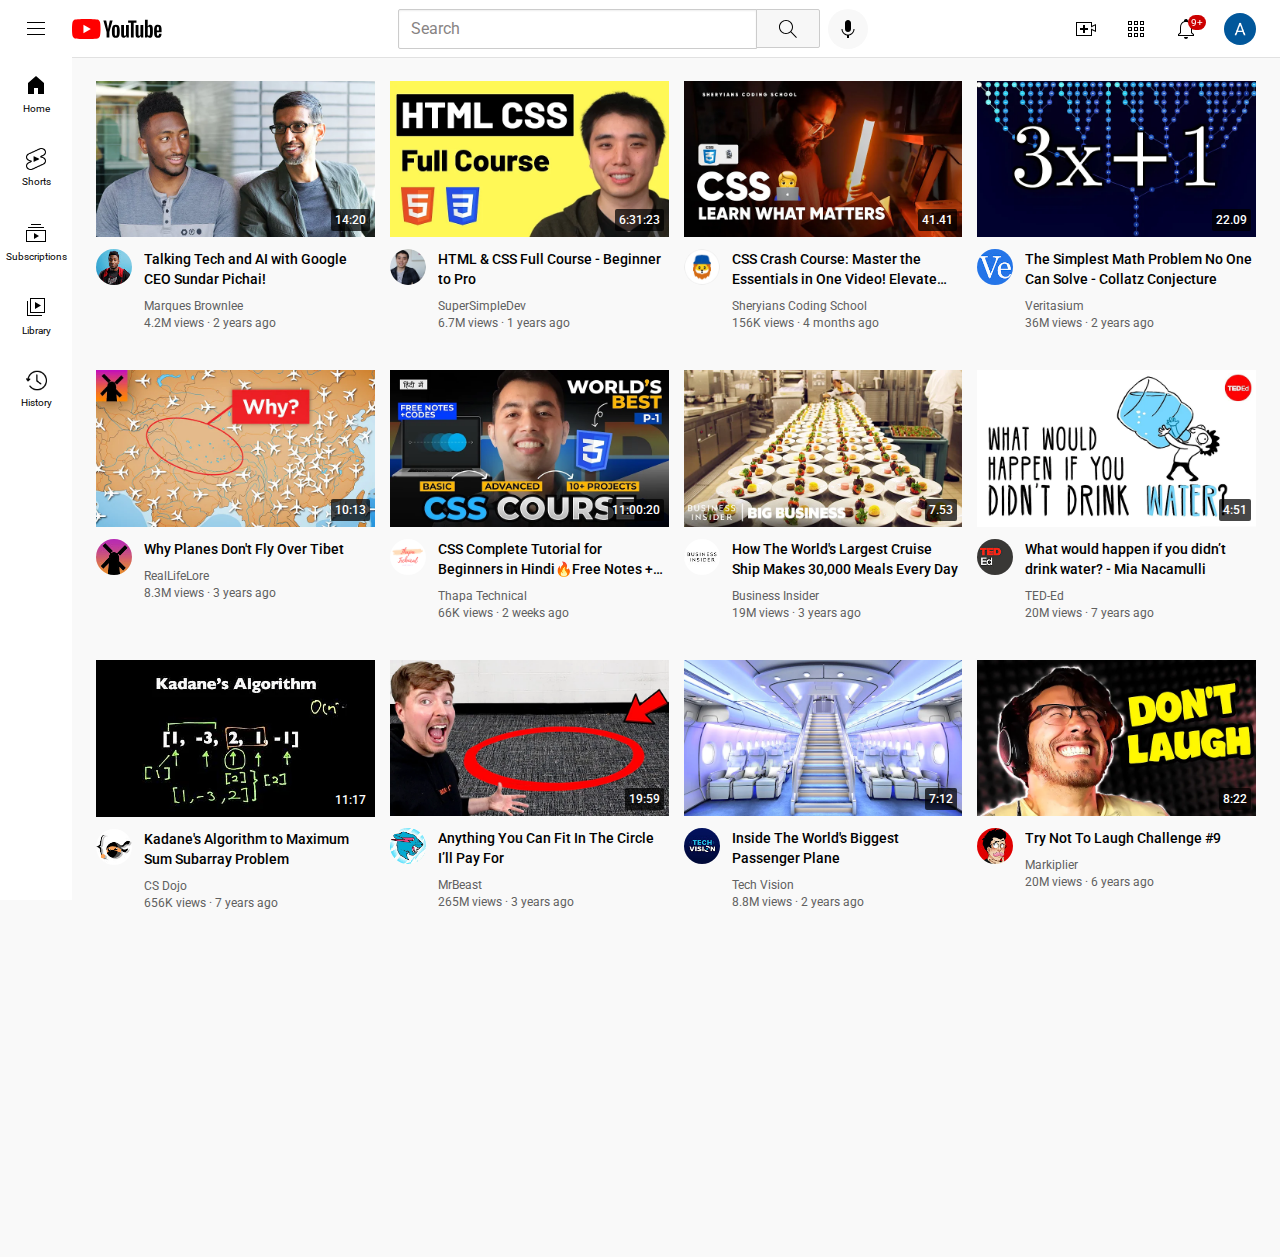
<file: index.html>
<!DOCTYPE html>
<html lang="en">
<head>
    <meta charset="UTF-8">
    <meta name="viewport" content="width=device-width, initial-scale=1.0">
    <title>Youtube</title>
    <link rel="stylesheet" href="/styles/general.css">
    <link rel="stylesheet" href="/styles/video.css">
    <link rel="stylesheet" href="/styles/header.css">
    <link rel="stylesheet" href="/styles/sidebar.css">
</head>
<body>
    <header>
        
        <div class="left-sec">
            <img src="/icons/hamburger-menu.svg" alt="hamburger-menu" id="hamburger-menu">
            <img src="/icons/youtube-logo.svg" alt="youtube-logo" id="youtube-logo">
        </div>
        <div class="middle-sec">
               <input type="text" placeholder="Search" class="search-bar">
               <button id="search-button"><img src="/icons/search.svg" alt="search" id="search"><div class="tooltip">Search</div></button>
               <button id="voice-search-button"><img src="/icons/voice-search-icon.svg" alt="voice-search" id="voice-search"><div class="tooltip">Search with your voice</div></button>
        </div>
        <div class="right-sec">
            <div class="upload-icon-container">
               <img src="/icons/upload.svg" alt="upload" id="upload">
               <div class="tooltip">Create</div>
            </div>
            <div class="youtubeapps-container">
             <img src="/icons/youtube-apps.svg" alt="youtube-apps" id="youtube-apps">
             <div class="tooltip">Youtube apps</div>
            </div>
            <div class="notification-box">
                <img src="/icons/notifications.svg" alt="notifications" id="notifications">
                <div class="notifications-count">9+</div>
                <div class="tooltip">Notifications</div>
            </div>
            <img src="/dp/myprofile.png" alt="myprofile" id="myprofile">
        </div>

    </header>

    <nav>
           <div class="sidebar-link">
            <img src="/icons/home.svg" alt="home" id="home">
             <p class="link-name">Home</p>
           </div>
           <div class="sidebar-link">
            <img src="/icons/YouTube_Shorts.png" alt="shorts" id="shorts">
            <p class="link-name">Shorts</p>
           </div>
           <div class="sidebar-link">
            <img src="/icons/subscriptions.svg" alt="subscriptions" id="subs">
            <p class="link-name">Subscriptions</p>
           </div>
           <div class="sidebar-link">
             <img src="/icons/library.svg" alt="library" id="library">
             <p class="link-name">Library</p>
           </div>
           <div class="sidebar-link">
            <img src="/icons/history.png" alt="history" id="history">
            <p class="link-name">History</p>
           </div>
    </nav>


    <main>
    <section class="video-grid">
        
        <div class="video-preview">
             <!-- nested layout -->
            <div class="thumbnail-row">
                <a href="https://www.youtube.com/watch?v=n2RNcPRtAiY"><img src="/thumbnail/sundar.webp" alt="thmbnail1" class="thumbnail"></a>
                <div class="video-time"><a href="https://www.youtube.com/watch?v=n2RNcPRtAiY">14:20</a></div>
            </div>
            <div class="channel-grid">
                <div class="channeldp">
                    <a href="https://www.youtube.com/@mkbhd"><img src="/dp/channelpichhe.jpeg" alt="dp" class="profile"></a>
                </div>
                <div class="channelinfo">
                    <a href="https://www.youtube.com/watch?v=n2RNcPRtAiY"><p class="video-title">Talking Tech and AI with Google CEO Sundar Pichai!</p></a>
                    <a href="https://www.youtube.com/@mkbhd"><p class="video-author"> Marques Brownlee</p></a>
                    <p class="video-stats">4.2M views &centerdot; 2 years ago</p>
                </div>
            </div>
        </div>

        <div class="video-preview">
             <!-- nested layout -->
            <div class="thumbnail-row">
               <a href="https://www.youtube.com/watch?v=G3e-cpL7ofc"><img src="/thumbnail/supersimpledev.webp" alt="thmbnail1" class="thumbnail"></a>
                <div class="video-time"><a href="https://www.youtube.com/watch?v=G3e-cpL7ofc">6:31:23</a></div>
            </div>
            <div class="channel-grid">
                <div class="channeldp">
                    <a href="https://www.youtube.com/@SuperSimpleDev"><img src="/dp/supersimpledp.jpg" alt="dp" class="profile"></a>
                </div>
                <div class="channelinfo">
                    <a href="https://www.youtube.com/watch?v=G3e-cpL7ofc"><p class="video-title">HTML & CSS Full Course - Beginner to Pro</p></a>
                    <a href="https://www.youtube.com/@SuperSimpleDev"><p class="video-author">SuperSimpleDev</p></a>
                    <p class="video-stats">6.7M views &centerdot; 1 years ago</p>
                </div>
            </div>
        </div>
    
    
        <div class="video-preview">
            <!-- nested layout -->
            <div class="thumbnail-row">
                <a href="https://www.youtube.com/watch?v=K1naz9wBwKU"><img src="/thumbnail/sheriyans.webp" alt="thmbnail1" class="thumbnail"></a>
                <div class="video-time"><a href="https://www.youtube.com/watch?v=K1naz9wBwKU">41.41</a></div>
            </div>
            <div class="channel-grid">
                <div class="channeldp">
                    <a href="https://www.youtube.com/@thesheryianscodingschool"><img src="/dp/sheridp.jpg" alt="dp" class="profile"></a>
                </div>
                <div class="channelinfo">
                    <a href="https://www.youtube.com/watch?v=K1naz9wBwKU"><p class="video-title">CSS Crash Course: Master the Essentials in One Video! Elevate Your Front-End Skills Now!</p></a>
                    <a href="https://www.youtube.com/@thesheryianscodingschool"><p class="video-author">Sheryians Coding School</p></a>
                    <p class="video-stats">156K views &centerdot; 4 months ago</p>
                </div>
            </div>
        </div>
    
        <div class="video-preview">
            <div class="thumbnail-row">
               <a href="https://www.youtube.com/watch?v=094y1Z2wpJg"> <img src="/thumbnail/thumbnail-4.webp" alt="thmbnail1" class="thumbnail"></a>
                <div class="video-time"><a href="https://www.youtube.com/watch?v=094y1Z2wpJg">22.09</a></div>
            </div>
            <div class="channel-grid">
                <div class="channeldp">
                    <a href="https://www.youtube.com/@veritasium"><img src="/dp/3x+1cha.jpeg" alt="dp" class="profile"></a>
                </div>
                <div class="channelinfo">
                    <a href="https://www.youtube.com/watch?v=094y1Z2wpJg"><p class="video-title">The Simplest Math Problem No One Can Solve - Collatz Conjecture</p></a>
                    <a href="https://www.youtube.com/@veritasium"><p class="video-author"> Veritasium</p></a>
                    <p class="video-stats">36M views &centerdot; 2 years ago</p>
                </div>
            </div>
        </div>
    
        <div class="video-preview">
            <!-- nested layout -->
            <div class="thumbnail-row">
                <a href="https://www.youtube.com/watch?v=fNVa1qMbF9Y"><img src="/thumbnail/thumbnail-7.webp" alt="thmbnail1" class="thumbnail"></a>
                <a href="https://www.youtube.com/watch?v=fNVa1qMbF9Y"><div class="video-time">10:13</div></a>
            </div>
            <div class="channel-grid">
                <div class="channeldp">
                    <a href="https://www.youtube.com/@RealLifeLore"><img src="/dp/why.jpeg" alt="dp" class="profile"></a>
                </div>
                <div class="channelinfo">
                    <a href="https://www.youtube.com/watch?v=fNVa1qMbF9Y"><p class="video-title">Why Planes Don't Fly Over Tibet</p></a>
                    <a href="https://www.youtube.com/@RealLifeLore"><p class="video-author">RealLifeLore</p></a>
                    <p class="video-stats">8.3M views &centerdot; 3 years ago</p>
                </div>
            </div>
        </div>
    
        <div class="video-preview">
            <div class="thumbnail-row">
                <a href="https://www.youtube.com/watch?v=MSICFljRcb4"><img src="/thumbnail/thapa.webp" alt="thmbnail1" class="thumbnail"></a>
                <div class="video-time"><a href="https://www.youtube.com/watch?v=MSICFljRcb4">11:00:20</a></div>
            </div>
            <div class="channel-grid">
                <div class="channeldp">
                    <a href="https://www.youtube.com/@ThapaTechnical"><img src="/dp/thapatech.jpg" alt="dp" class="profile"></a>
                </div>
                <div class="channelinfo">
                    <a href="https://www.youtube.com/watch?v=MSICFljRcb4"><p class="video-title">CSS Complete Tutorial for Beginners in Hindi🔥Free Notes + Codes | P-1</p></a>
                    <a href="https://www.youtube.com/@ThapaTechnical"><p class="video-author"> Thapa Technical</p></a>
                    <p class="video-stats">66K views &centerdot; 2 weeks ago</p>
                </div>
            </div>
        </div>
    
        <div class="video-preview">
            <div class="thumbnail-row">
                <a href="https://www.youtube.com/watch?v=R2vXbFp5C9o"><img src="/thumbnail/thumbnail-10.webp" alt="thmbnail1" class="thumbnail"></a>
                <div class="video-time"><a href="https://www.youtube.com/watch?v=R2vXbFp5C9o">7.53</a></div>
            </div>
            <div class="channel-grid">
                <div class="channeldp">
                    <a href="https://www.youtube.com/@InsiderBusiness"><img src="/dp/meal.jpeg" alt="dp" class="profile"></a>
                </div>
                <div class="channelinfo">
                    <a href="https://www.youtube.com/watch?v=R2vXbFp5C9o"><p class="video-title">How The World's Largest Cruise Ship Makes 30,000 Meals Every Day</p></a>
                    <a href="https://www.youtube.com/@InsiderBusiness"><p class="video-author"> Business Insider</p></a>
                    <p class="video-stats">19M views &centerdot; 3 years ago</p>
                </div>
            </div>
        </div>
    
        <div class="video-preview">
            <div class="thumbnail-row">
                <a href="https://www.youtube.com/watch?v=9iMGFqMmUFs"><img src="/thumbnail/thumbnail-12.webp" alt="thmbnail1" class="thumbnail"></a>
                <div class="video-time"><a href="https://www.youtube.com/watch?v=9iMGFqMmUFs">4:51</a></div>
            </div>
            <div class="channel-grid">
                <div class="channeldp">
                    <a href="https://www.youtube.com/@TEDEd"><img src="/dp/waterteded.jpeg" alt="dp" class="profile"></a>
                </div>
                <div class="channelinfo">
                    <a href="https://www.youtube.com/watch?v=9iMGFqMmUFs"><p class="video-title">What would happen if you didn’t drink water? - Mia Nacamulli</p></a>
                    <a href="https://www.youtube.com/@TEDEd"><p class="video-author"> TED-Ed</p></a>
                    <p class="video-stats">20M views &centerdot; 7 years ago</p>
                </div>
            </div>
        </div>
    
        <div class="video-preview">
            <div class="thumbnail-row">
                <a href="https://www.youtube.com/watch?v=86CQq3pKSUw"><img src="/thumbnail/thumbnail-5.webp" alt="thmbnail1" class="thumbnail"></a>
                <div class="video-time"><a href="https://www.youtube.com/watch?v=86CQq3pKSUw">11:17</a></div>
            </div>
            <div class="channel-grid">
                <div class="channeldp">
                    <a href="https://www.youtube.com/@CSDojo"><img src="/dp/blackmath.jpeg" alt="dp" class="profile"></a>
                </div>
                <div class="channelinfo">
                    <a href="https://www.youtube.com/watch?v=86CQq3pKSUw"><p class="video-title">Kadane's Algorithm to Maximum Sum Subarray Problem</p></a>
                    <a href="https://www.youtube.com/@CSDojo"><p class="video-author"> CS Dojo</p></a>
                    <p class="video-stats">656K views &centerdot; 7 years ago</p>
                </div>
            </div>
        </div>
    
        <div class="video-preview">
            <div class="thumbnail-row">
                <a href="https://www.youtube.com/watch?v=yXWw0_UfSFg"><img src="/thumbnail/thumbnail-6.webp" alt="thmbnail1" class="thumbnail"></a>
                <div class="video-time"><a href="https://www.youtube.com/watch?v=yXWw0_UfSFg">19:59</a></div>
            </div>
            <div class="channel-grid">
                <div class="channeldp">
                    <a href="https://www.youtube.com/@MrBeast"><img src="/dp/beast.jpeg" alt="dp" class="profile"></a>
                </div>
                <div class="channelinfo">
                    <a href="https://www.youtube.com/watch?v=yXWw0_UfSFg"><p class="video-title">Anything You Can Fit In The Circle I’ll Pay For</p></a>
                    <a href="https://www.youtube.com/@MrBeast"><p class="video-author"> MrBeast</p></a>
                    <p class="video-stats">265M views &centerdot; 3 years ago</p>
                </div>
            </div>
        </div>
    
        <div class="video-preview">
            <div class="thumbnail-row">
                <a href="https://www.youtube.com/watch?v=lFm4EM1juls"><img src="/thumbnail/thumbnail-8.webp" alt="thmbnail1" class="thumbnail"></a>
                <div class="video-time"><a href="https://www.youtube.com/watch?v=lFm4EM1juls">7:12</a></div>
            </div>
            <div class="channel-grid">
                <div class="channeldp">
                    <a href="https://www.youtube.com/@adin"><img src="/dp/plane.jpeg" alt="dp" class="profile"></a>
                </div>
                <div class="channelinfo">
                    <a href="https://www.youtube.com/watch?v=lFm4EM1juls"><p class="video-title">Inside The World's Biggest Passenger Plane</p></a>
                    <a href="https://www.youtube.com/@adin"><p class="video-author"> Tech Vision</p></a>
                    <p class="video-stats">8.8M views &centerdot; 2 years ago</p>
                </div>
            </div>
        </div>
    
        <div class="video-preview">
            <div class="thumbnail-row">
                <a href="https://www.youtube.com/watch?v=mP0RAo9SKZk"><img src="/thumbnail/thumbnail-2.webp" alt="thmbnail1" class="thumbnail"></a>
                <div class="video-time"><a href="https://www.youtube.com/watch?v=mP0RAo9SKZk">8:22</a></div>
            </div>
            <div class="channel-grid">
                <div class="channeldp">
                    <a href="https://www.youtube.com/@markiplier"><img src="/dp/laugh.jpeg" alt="dp" class="profile"></a>
                </div>
                <div class="channelinfo">
                    <a href="https://www.youtube.com/watch?v=mP0RAo9SKZk"><p class="video-title">Try Not To Laugh Challenge #9</p></a>
                    <a href="https://www.youtube.com/@markiplier"><p class="video-author"> Markiplier</p></a>
                    <p class="video-stats">20M views &centerdot; 6 years ago</p>
                </div>
            </div>
        </div>

    </section>
    </main>

    <!-- Abheeshta P 26-10-2023 -->
</body>
</html>
</file>
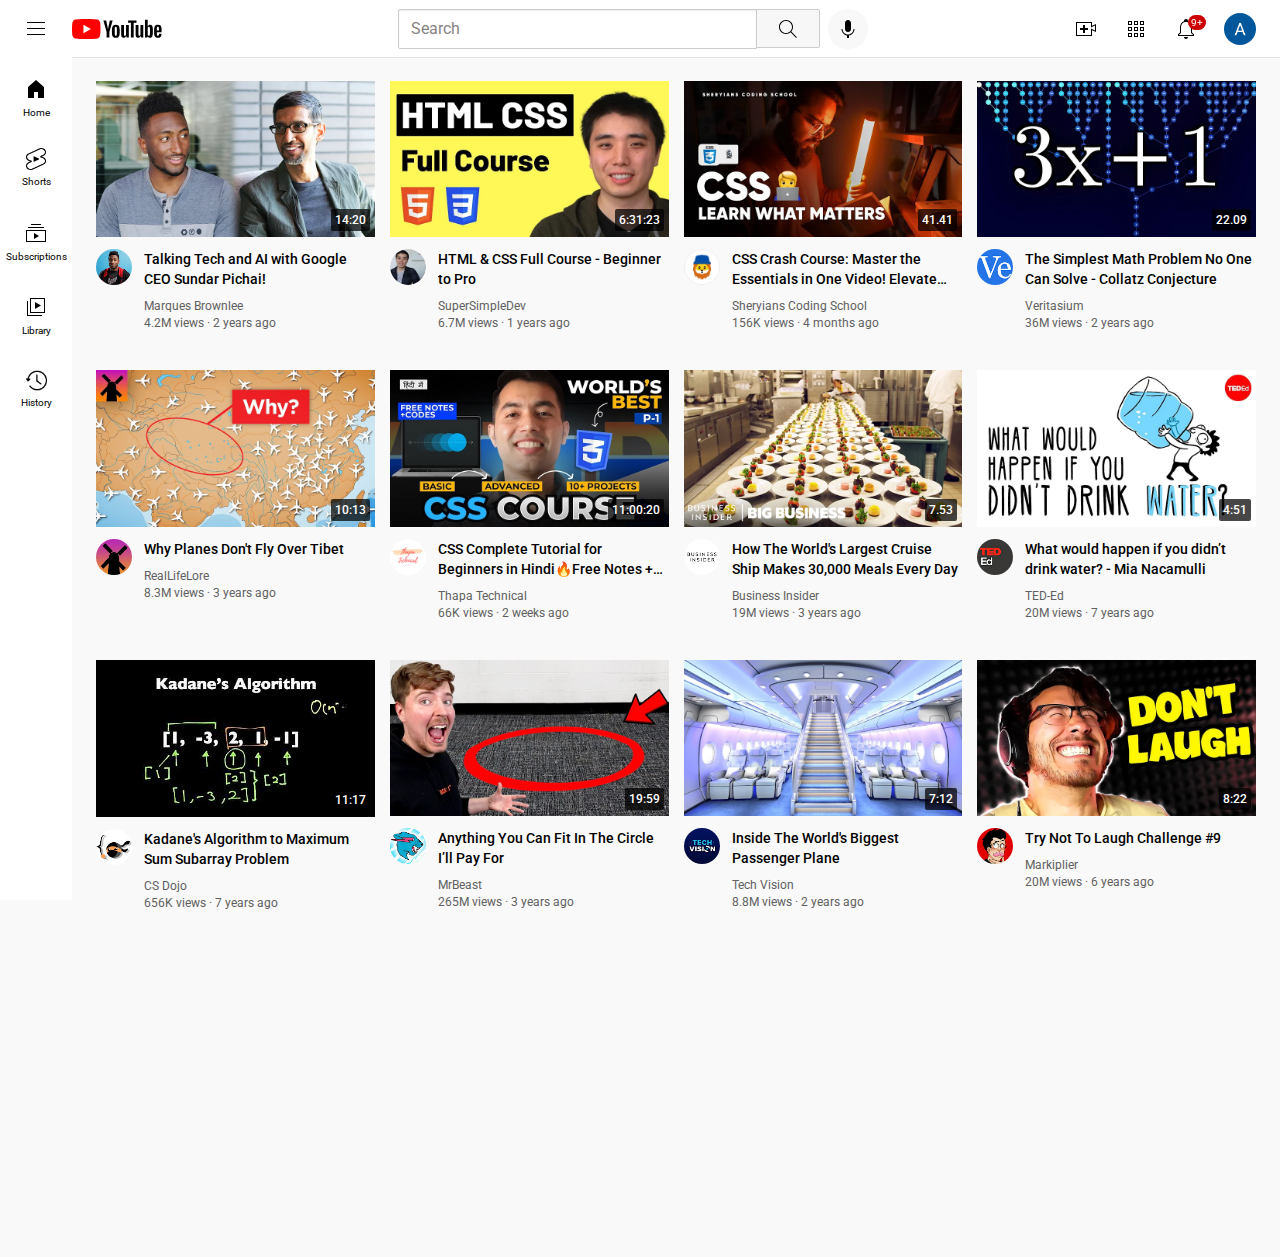
<file: docs/index.html>
<!DOCTYPE html>
<html lang="en">
<head>
    <meta charset="UTF-8">
    <meta name="viewport" content="width=device-width, initial-scale=1.0">
    <title>Youtube</title>
    <link rel="stylesheet" href="../styles/general.css">
    <link rel="stylesheet" href="../styles/video.css">
    <link rel="stylesheet" href="../styles/header.css">
    <link rel="stylesheet" href="../styles/sidebar.css">
</head>
<body>
    <header>
        
        <div class="left-sec">
            <img src="../icons/hamburger-menu.svg" alt="hamburger-menu" id="hamburger-menu">
            <img src="../icons/youtube-logo.svg" alt="youtube-logo" id="youtube-logo">
        </div>
        <div class="middle-sec">
               <input type="text" placeholder="Search" class="search-bar">
               <button id="search-button"><img src="../icons/search.svg" alt="search" id="search"><div class="tooltip">Search</div></button>
               <button id="voice-search-button"><img src="../icons/voice-search-icon.svg" alt="voice-search" id="voice-search"><div class="tooltip">Search with your voice</div></button>
        </div>
        <div class="right-sec">
            <div class="upload-icon-container">
               <img src="../icons/upload.svg" alt="upload" id="upload">
               <div class="tooltip">Create</div>
            </div>
            <div class="youtubeapps-container">
             <img src="../icons/youtube-apps.svg" alt="youtube-apps" id="youtube-apps">
             <div class="tooltip">Youtube apps</div>
            </div>
            <div class="notification-box">
                <img src="../icons/notifications.svg" alt="notifications" id="notifications">
                <div class="notifications-count">9+</div>
                <div class="tooltip">Notifications</div>
            </div>
            <img src="../dp/myprofile.png" alt="myprofile" id="myprofile">
        </div>

    </header>

    <nav>
           <div class="sidebar-link">
            <img src="../icons/home.svg" alt="home" id="home">
             <p class="link-name">Home</p>
           </div>
           <div class="sidebar-link">
            <img src="../icons/YouTube_Shorts.png" alt="shorts" id="shorts">
            <p class="link-name">Shorts</p>
           </div>
           <div class="sidebar-link">
            <img src="../icons/subscriptions.svg" alt="subscriptions" id="subs">
            <p class="link-name">Subscriptions</p>
           </div>
           <div class="sidebar-link">
             <img src="../icons/library.svg" alt="library" id="library">
             <p class="link-name">Library</p>
           </div>
           <div class="sidebar-link">
            <img src="../icons/history.png" alt="history" id="history">
            <p class="link-name">History</p>
           </div>
    </nav>


    <main>
    <section class="video-grid">
        
        <div class="video-preview">
             <!-- nested layout -->
            <div class="thumbnail-row">
                <a href="https://www.youtube.com/watch?v=n2RNcPRtAiY"><img src="../thumbnail/sundar.webp" alt="thmbnail1" class="thumbnail"></a>
                <div class="video-time"><a href="https://www.youtube.com/watch?v=n2RNcPRtAiY">14:20</a></div>
            </div>
            <div class="channel-grid">
                <div class="channeldp">
                    <a href="https://www.youtube.com/@mkbhd"><img src="../dp/channelpichhe.jpeg" alt="dp" class="profile"></a>
                </div>
                <div class="channelinfo">
                    <a href="https://www.youtube.com/watch?v=n2RNcPRtAiY"><p class="video-title">Talking Tech and AI with Google CEO Sundar Pichai!</p></a>
                    <a href="https://www.youtube.com/@mkbhd"><p class="video-author"> Marques Brownlee</p></a>
                    <p class="video-stats">4.2M views &centerdot; 2 years ago</p>
                </div>
            </div>
        </div>

        <div class="video-preview">
             <!-- nested layout -->
            <div class="thumbnail-row">
               <a href="https://www.youtube.com/watch?v=G3e-cpL7ofc"><img src="../thumbnail/supersimpledev.webp" alt="thmbnail1" class="thumbnail"></a>
                <div class="video-time"><a href="https://www.youtube.com/watch?v=G3e-cpL7ofc">6:31:23</a></div>
            </div>
            <div class="channel-grid">
                <div class="channeldp">
                    <a href="https://www.youtube.com/@SuperSimpleDev"><img src="../dp/supersimpledp.jpg" alt="dp" class="profile"></a>
                </div>
                <div class="channelinfo">
                    <a href="https://www.youtube.com/watch?v=G3e-cpL7ofc"><p class="video-title">HTML & CSS Full Course - Beginner to Pro</p></a>
                    <a href="https://www.youtube.com/@SuperSimpleDev"><p class="video-author">SuperSimpleDev</p></a>
                    <p class="video-stats">6.7M views &centerdot; 1 years ago</p>
                </div>
            </div>
        </div>
    
    
        <div class="video-preview">
            <!-- nested layout -->
            <div class="thumbnail-row">
                <a href="https://www.youtube.com/watch?v=K1naz9wBwKU"><img src="../thumbnail/sheriyans.webp" alt="thmbnail1" class="thumbnail"></a>
                <div class="video-time"><a href="https://www.youtube.com/watch?v=K1naz9wBwKU">41.41</a></div>
            </div>
            <div class="channel-grid">
                <div class="channeldp">
                    <a href="https://www.youtube.com/@thesheryianscodingschool"><img src="../dp/sheridp.jpg" alt="dp" class="profile"></a>
                </div>
                <div class="channelinfo">
                    <a href="https://www.youtube.com/watch?v=K1naz9wBwKU"><p class="video-title">CSS Crash Course: Master the Essentials in One Video! Elevate Your Front-End Skills Now!</p></a>
                    <a href="https://www.youtube.com/@thesheryianscodingschool"><p class="video-author">Sheryians Coding School</p></a>
                    <p class="video-stats">156K views &centerdot; 4 months ago</p>
                </div>
            </div>
        </div>
    
        <div class="video-preview">
            <div class="thumbnail-row">
               <a href="https://www.youtube.com/watch?v=094y1Z2wpJg"> <img src="../thumbnail/thumbnail-4.webp" alt="thmbnail1" class="thumbnail"></a>
                <div class="video-time"><a href="https://www.youtube.com/watch?v=094y1Z2wpJg">22.09</a></div>
            </div>
            <div class="channel-grid">
                <div class="channeldp">
                    <a href="https://www.youtube.com/@veritasium"><img src="../dp/3x+1cha.jpeg" alt="dp" class="profile"></a>
                </div>
                <div class="channelinfo">
                    <a href="https://www.youtube.com/watch?v=094y1Z2wpJg"><p class="video-title">The Simplest Math Problem No One Can Solve - Collatz Conjecture</p></a>
                    <a href="https://www.youtube.com/@veritasium"><p class="video-author"> Veritasium</p></a>
                    <p class="video-stats">36M views &centerdot; 2 years ago</p>
                </div>
            </div>
        </div>
    
        <div class="video-preview">
            <!-- nested layout -->
            <div class="thumbnail-row">
                <a href="https://www.youtube.com/watch?v=fNVa1qMbF9Y"><img src="../thumbnail/thumbnail-7.webp" alt="thmbnail1" class="thumbnail"></a>
                <a href="https://www.youtube.com/watch?v=fNVa1qMbF9Y"><div class="video-time">10:13</div></a>
            </div>
            <div class="channel-grid">
                <div class="channeldp">
                    <a href="https://www.youtube.com/@RealLifeLore"><img src="../dp/why.jpeg" alt="dp" class="profile"></a>
                </div>
                <div class="channelinfo">
                    <a href="https://www.youtube.com/watch?v=fNVa1qMbF9Y"><p class="video-title">Why Planes Don't Fly Over Tibet</p></a>
                    <a href="https://www.youtube.com/@RealLifeLore"><p class="video-author">RealLifeLore</p></a>
                    <p class="video-stats">8.3M views &centerdot; 3 years ago</p>
                </div>
            </div>
        </div>
    
        <div class="video-preview">
            <div class="thumbnail-row">
                <a href="https://www.youtube.com/watch?v=MSICFljRcb4"><img src="../thumbnail/thapa.webp" alt="thmbnail1" class="thumbnail"></a>
                <div class="video-time"><a href="https://www.youtube.com/watch?v=MSICFljRcb4">11:00:20</a></div>
            </div>
            <div class="channel-grid">
                <div class="channeldp">
                    <a href="https://www.youtube.com/@ThapaTechnical"><img src="../dp/thapatech.jpg" alt="dp" class="profile"></a>
                </div>
                <div class="channelinfo">
                    <a href="https://www.youtube.com/watch?v=MSICFljRcb4"><p class="video-title">CSS Complete Tutorial for Beginners in Hindi🔥Free Notes + Codes | P-1</p></a>
                    <a href="https://www.youtube.com/@ThapaTechnical"><p class="video-author"> Thapa Technical</p></a>
                    <p class="video-stats">66K views &centerdot; 2 weeks ago</p>
                </div>
            </div>
        </div>
    
        <div class="video-preview">
            <div class="thumbnail-row">
                <a href="https://www.youtube.com/watch?v=R2vXbFp5C9o"><img src="../thumbnail/thumbnail-10.webp" alt="thmbnail1" class="thumbnail"></a>
                <div class="video-time"><a href="https://www.youtube.com/watch?v=R2vXbFp5C9o">7.53</a></div>
            </div>
            <div class="channel-grid">
                <div class="channeldp">
                    <a href="https://www.youtube.com/@InsiderBusiness"><img src="../dp/meal.jpeg" alt="dp" class="profile"></a>
                </div>
                <div class="channelinfo">
                    <a href="https://www.youtube.com/watch?v=R2vXbFp5C9o"><p class="video-title">How The World's Largest Cruise Ship Makes 30,000 Meals Every Day</p></a>
                    <a href="https://www.youtube.com/@InsiderBusiness"><p class="video-author"> Business Insider</p></a>
                    <p class="video-stats">19M views &centerdot; 3 years ago</p>
                </div>
            </div>
        </div>
    
        <div class="video-preview">
            <div class="thumbnail-row">
                <a href="https://www.youtube.com/watch?v=9iMGFqMmUFs"><img src="../thumbnail/thumbnail-12.webp" alt="thmbnail1" class="thumbnail"></a>
                <div class="video-time"><a href="https://www.youtube.com/watch?v=9iMGFqMmUFs">4:51</a></div>
            </div>
            <div class="channel-grid">
                <div class="channeldp">
                    <a href="https://www.youtube.com/@TEDEd"><img src="../dp/waterteded.jpeg" alt="dp" class="profile"></a>
                </div>
                <div class="channelinfo">
                    <a href="https://www.youtube.com/watch?v=9iMGFqMmUFs"><p class="video-title">What would happen if you didn’t drink water? - Mia Nacamulli</p></a>
                    <a href="https://www.youtube.com/@TEDEd"><p class="video-author"> TED-Ed</p></a>
                    <p class="video-stats">20M views &centerdot; 7 years ago</p>
                </div>
            </div>
        </div>
    
        <div class="video-preview">
            <div class="thumbnail-row">
                <a href="https://www.youtube.com/watch?v=86CQq3pKSUw"><img src="../thumbnail/thumbnail-5.webp" alt="thmbnail1" class="thumbnail"></a>
                <div class="video-time"><a href="https://www.youtube.com/watch?v=86CQq3pKSUw">11:17</a></div>
            </div>
            <div class="channel-grid">
                <div class="channeldp">
                    <a href="https://www.youtube.com/@CSDojo"><img src="../dp/blackmath.jpeg" alt="dp" class="profile"></a>
                </div>
                <div class="channelinfo">
                    <a href="https://www.youtube.com/watch?v=86CQq3pKSUw"><p class="video-title">Kadane's Algorithm to Maximum Sum Subarray Problem</p></a>
                    <a href="https://www.youtube.com/@CSDojo"><p class="video-author"> CS Dojo</p></a>
                    <p class="video-stats">656K views &centerdot; 7 years ago</p>
                </div>
            </div>
        </div>
    
        <div class="video-preview">
            <div class="thumbnail-row">
                <a href="https://www.youtube.com/watch?v=yXWw0_UfSFg"><img src="../thumbnail/thumbnail-6.webp" alt="thmbnail1" class="thumbnail"></a>
                <div class="video-time"><a href="https://www.youtube.com/watch?v=yXWw0_UfSFg">19:59</a></div>
            </div>
            <div class="channel-grid">
                <div class="channeldp">
                    <a href="https://www.youtube.com/@MrBeast"><img src="../dp/beast.jpeg" alt="dp" class="profile"></a>
                </div>
                <div class="channelinfo">
                    <a href="https://www.youtube.com/watch?v=yXWw0_UfSFg"><p class="video-title">Anything You Can Fit In The Circle I’ll Pay For</p></a>
                    <a href="https://www.youtube.com/@MrBeast"><p class="video-author"> MrBeast</p></a>
                    <p class="video-stats">265M views &centerdot; 3 years ago</p>
                </div>
            </div>
        </div>
    
        <div class="video-preview">
            <div class="thumbnail-row">
                <a href="https://www.youtube.com/watch?v=lFm4EM1juls"><img src="../thumbnail/thumbnail-8.webp" alt="thmbnail1" class="thumbnail"></a>
                <div class="video-time"><a href="https://www.youtube.com/watch?v=lFm4EM1juls">7:12</a></div>
            </div>
            <div class="channel-grid">
                <div class="channeldp">
                    <a href="https://www.youtube.com/@adin"><img src="../dp/plane.jpeg" alt="dp" class="profile"></a>
                </div>
                <div class="channelinfo">
                    <a href="https://www.youtube.com/watch?v=lFm4EM1juls"><p class="video-title">Inside The World's Biggest Passenger Plane</p></a>
                    <a href="https://www.youtube.com/@adin"><p class="video-author"> Tech Vision</p></a>
                    <p class="video-stats">8.8M views &centerdot; 2 years ago</p>
                </div>
            </div>
        </div>
    
        <div class="video-preview">
            <div class="thumbnail-row">
                <a href="https://www.youtube.com/watch?v=mP0RAo9SKZk"><img src="../thumbnail/thumbnail-2.webp" alt="thmbnail1" class="thumbnail"></a>
                <div class="video-time"><a href="https://www.youtube.com/watch?v=mP0RAo9SKZk">8:22</a></div>
            </div>
            <div class="channel-grid">
                <div class="channeldp">
                    <a href="https://www.youtube.com/@markiplier"><img src="../dp/laugh.jpeg" alt="dp" class="profile"></a>
                </div>
                <div class="channelinfo">
                    <a href="https://www.youtube.com/watch?v=mP0RAo9SKZk"><p class="video-title">Try Not To Laugh Challenge #9</p></a>
                    <a href="https://www.youtube.com/@markiplier"><p class="video-author"> Markiplier</p></a>
                    <p class="video-stats">20M views &centerdot; 6 years ago</p>
                </div>
            </div>
        </div>

    </section>
    </main>

    <!-- Abheeshta P 26-10-2023 -->
</body>
</html>
</file>
<file: styles/general.css>
@import url('https://fonts.googleapis.com/css2?family=Roboto:wght@400;500;700&display=swap');
*{
  font-family: roboto,arial;
  margin: 0;
  padding: 0;
}
body{
  /* since header is fixed to see the content */
  padding-top: 57px;
  /* since sidebar is fixed to see the content */
  padding-left: 72px;
  background-color: #f9f9f9;
  height: 1200px;

}
</file>
<file: styles/video.css>
.video-grid{
    display: grid;
    grid-template-columns: 1fr 1fr 1fr ;
    column-gap: 15px;
    row-gap: 40px;
    padding: 24px;
}
@media(max-width:870px){
    .video-grid{
        grid-template-columns: 1fr 1fr;
    }
}
@media(min-width:871px)and(max-width:1124px){
    .video-grid{
        grid-template-columns: 1fr 1fr 1fr;
    }
}
@media(min-width:1125px){
    .video-grid{
        grid-template-columns: 1fr 1fr 1fr 1fr;
    }
}

.thumbnail{
    width: 100%;
}
.video-title{
   margin-top: 0;
   font-size: 14px;
   font-weight: 500;
   line-height: 20px;
   width: 100%;
   overflow: hidden;
   text-overflow: ellipsis;
   /* what is this */
  -webkit-line-clamp: 2;
  -webkit-box-orient: vertical;
  display: -webkit-box;
}
.video-author{
    font-size: 12px;
    color: rgb(96, 96, 96); 
    margin-top: 10px;        
}
.video-stats{
    font-size: 12px;
    color: rgb(96, 96, 96);         
    margin-top: 3px;
}
.thumbnail-row{
    margin-bottom: 8px;
    position: relative;
}
.channel-grid{
    display: grid;
    grid-template-columns:36px 1fr ;
    column-gap: 12px;
}
.profile{
    width: 100%; /*to the containerdiv width*/
    border-radius: 50%;
}
.video-time{
    background-color: rgba(0, 0, 0, 0.721);
    color: white;
    position: absolute;
    right: 5px;
    bottom: 10px;
    font-size: 12px;
    font-weight: 500;
    padding: 4px 4px;
    border-radius: 2px;
}
a{
    text-decoration: none;
    color: inherit;
    
}
</file>
<file: styles/header.css>
header{
    height: 57px;
    display: flex;
    flex-direction: row;
    justify-content: space-between;
    position: fixed;
    top: 0;
    left: 0;
    right: 0;
    background-color: white;
    border-bottom:1px solid #e1e1e1 ;
    z-index: 100;
}
.left-sec{
    display: flex;
    align-items: center;
}
.middle-sec{

    flex:1;
    margin-left: 60px;
    margin-right: 30px;
    max-width: 470px;
    display: flex;
    align-items: center;
    
}
.right-sec{
    width: 182px;
    display: flex;
    justify-content: space-between;
    align-items: center;
    margin-right: 24px;
    /* dont shrink while making small viewport */
    flex-shrink: 0;
}
#hamburger-menu{
    height: 24px;

    margin-left: 24px;
    margin-right: 24px;
}
#youtube-logo{
    width: 90px;
}
#search{
    width: 24px;
    
}
#voice-search{
    width: 24px;
}
#search-button{
    padding: 1px 4px;
    border: 1px solid #cccccc;
    background-color: #f7f7f7;
    margin-left: -1px;/*negative pushes by 1px*/
    border-top-right-radius: 2px;
    border-bottom-right-radius: 2px;
    width: 64px;
    height: 39px;
}
#voice-search-button{
    width: 40px;
    height: 40px;
    border-radius: 50%;
    border: none;
    background-color: #f8f8f8;
    margin-left: 8px;
}
.search-bar{
    flex: 1;
    height: 38px;
    padding-left: 12px;
    font-size: 16px;
     border: 1px solid #cccccc;
     border-top-left-radius: 2px;
     border-bottom-left-radius: 2px;
     box-shadow: inset 0px 1px 2px#eeeeee;
     /* so that the search bar shrinks to the width 0 */
     width: 0;
}
.search-bar::placeholder{
    font-size: 16px;
    color: #888484;
}
#upload{
    width:24px;
}
#youtube-apps{
    width:24px;
}
#notifications{
    width:24px;
    height: 24px;
}
#myprofile{
    width:32px;
    height: 32px;
    border-radius: 50%;
}
.notification-box{
    position: relative;
}
.notifications-count{
    position: absolute;
    top: -2px;
    right: -8px;
    font-size: 10px;
    background-color: #cc0000;
    border: none;
    border-radius: 20px;
    color: white;
    padding: 2px 3px;
}


#search-button,#voice-search-button,.upload-icon-container,.youtubeapps-container,.notification-box{
    position: relative;
    display: flex;
    align-items: center;
    justify-content: center;
}
#search-button .tooltip ,#voice-search-button .tooltip,.upload-icon-container .tooltip,.youtubeapps-container .tooltip,.notification-box .tooltip{
    position: absolute;
    background-color: rgba(60, 60, 60, 0.729);
    color: white;
    padding: 10px 8px;
    border: none;
    border-radius: 2px;
    font-size: 12px;
    bottom: -50px;
    opacity: 0;
    pointer-events: none;
    transition: opacity 0.15s;
    white-space: nowrap;
}
#search-button:hover .tooltip,#voice-search-button:hover .tooltip ,.upload-icon-container:hover .tooltip,.youtubeapps-container:hover .tooltip,.notification-box:hover .tooltip{
    opacity: 1;
}
#search-button:hover ,#voice-search-button:hover,.upload-icon-container:hover,.youtubeapps-container:hover,.notification-box:hover{
    cursor: pointer;
}
#search-button:hover{
    background-color:#f2f1f1;
}
</file>
<file: styles/sidebar.css>
nav{
    width: 72px;
    position: fixed;
    top: 56px;
    bottom: 0;
    left: 0;
    background-color: white;
    z-index: 200;
}
.sidebar-link{
    width: 72px;
    height: 74px;
    display: flex;
    flex-direction: column;
    align-items: center;
    justify-content: center;
}
.sidebar-link:hover{
    background-color: rgb(235, 235, 235);
    cursor: pointer;
}
#home,#subs,#library{
    width: 24px;
    height: 24px;
}
#history{
 width: 21px;
}
#shorts{
    width: 20px;
    height: 22px;
}
.link-name{
    margin-top: 6px;
    font-size: 10px;
}
img[src="../icons/home.svg"]{
        padding-top: 8px;
}
</file>
